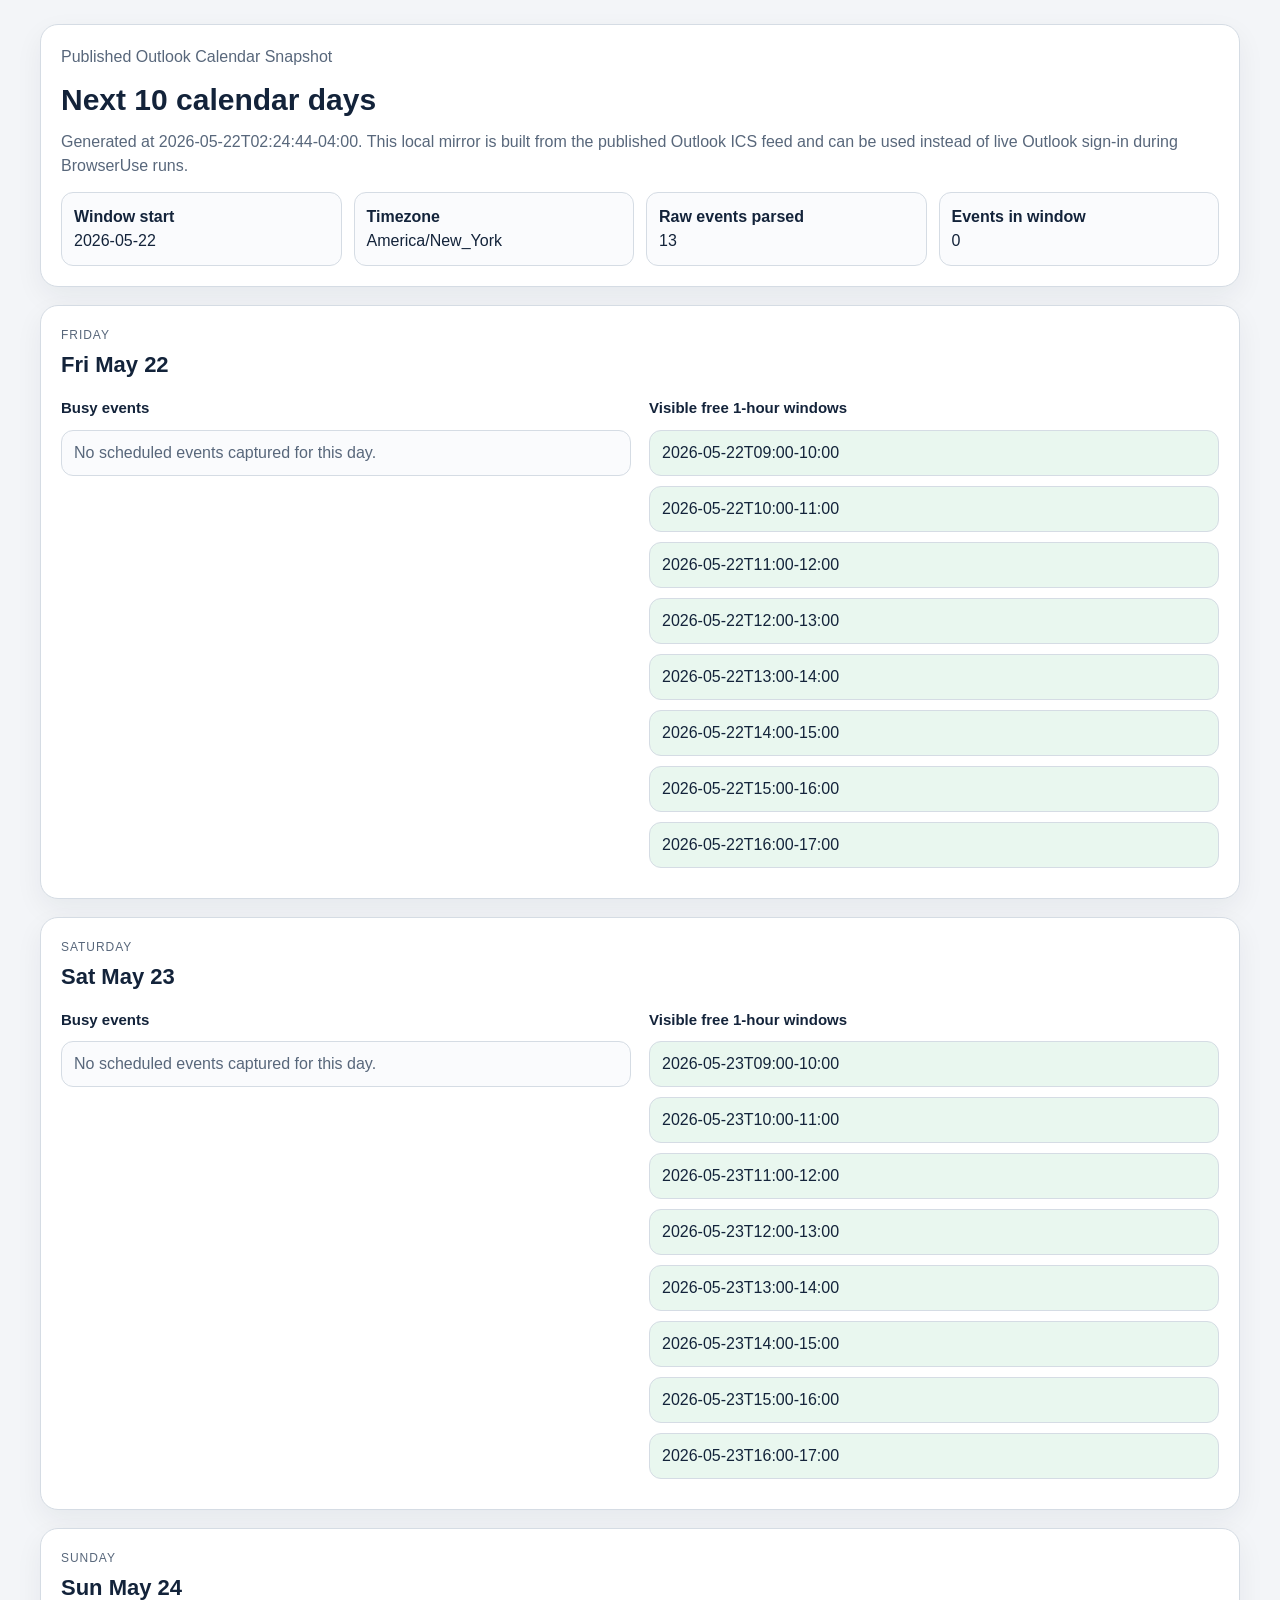
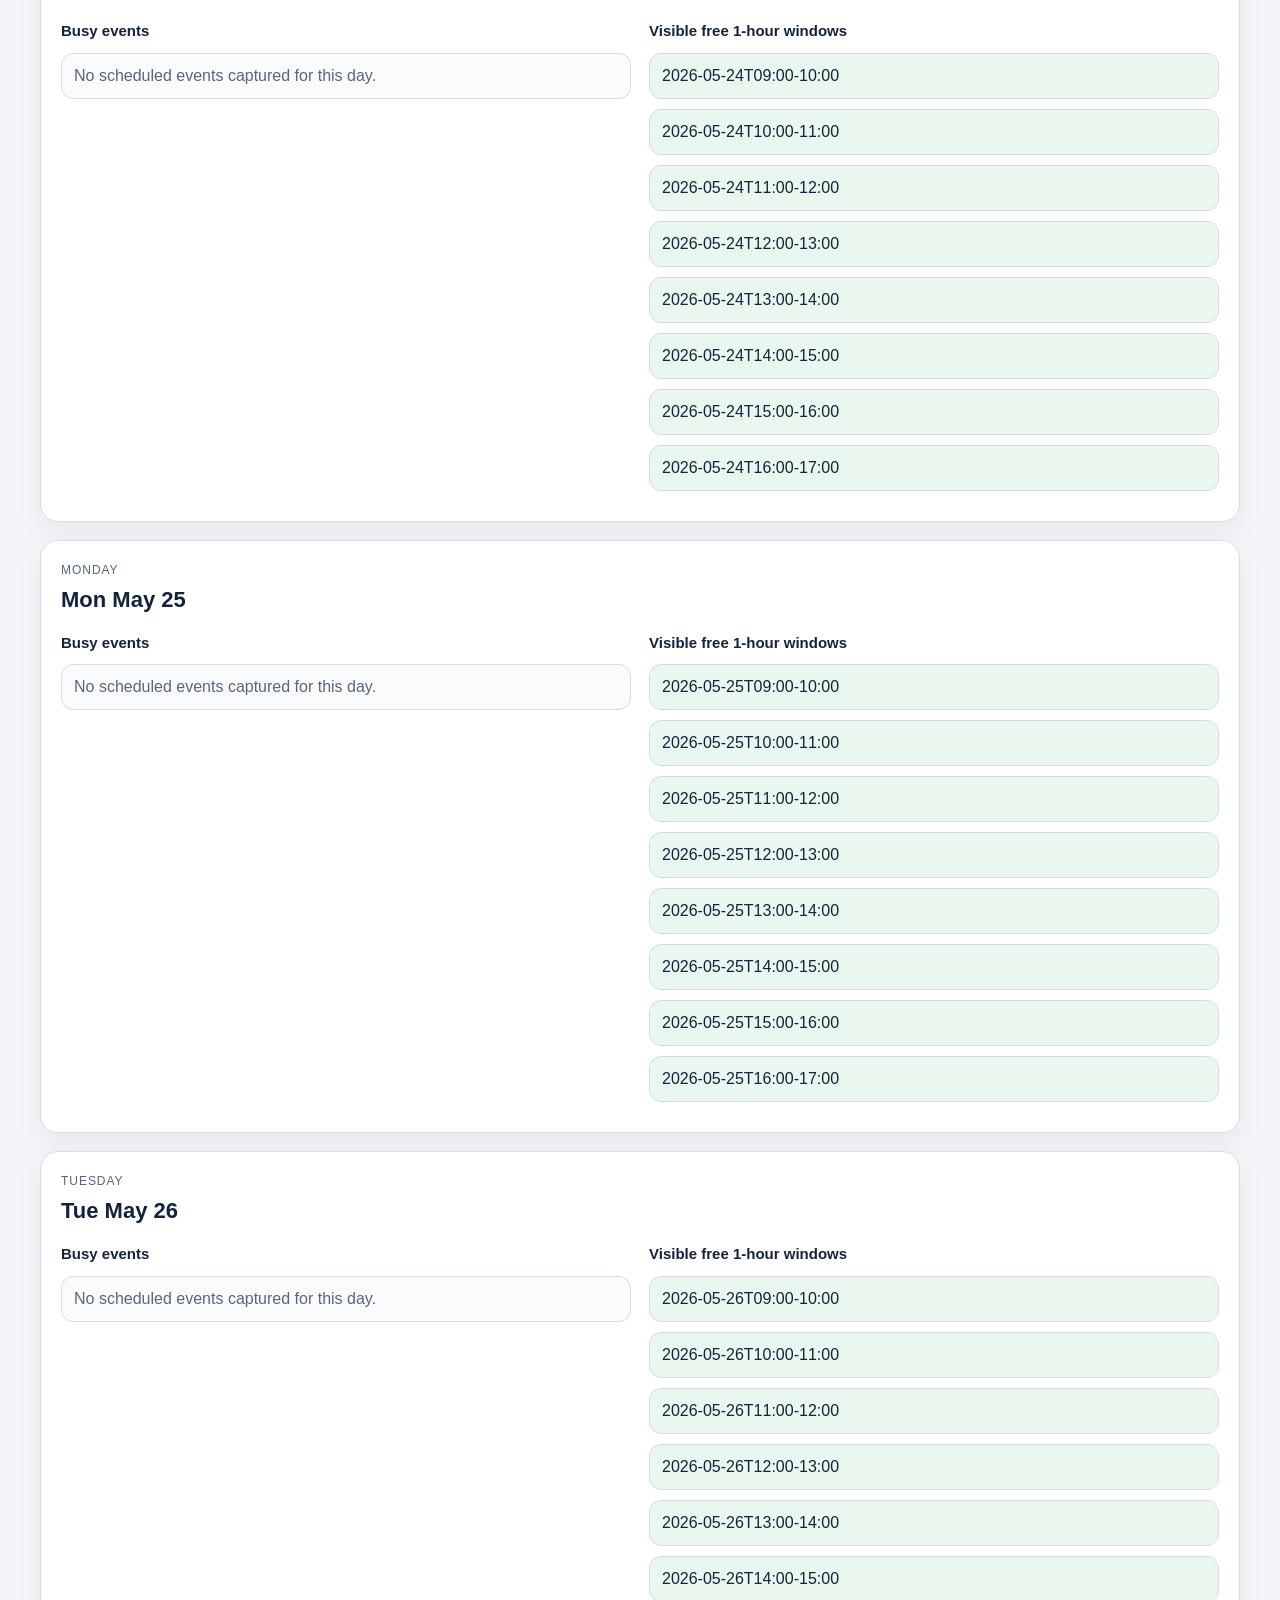
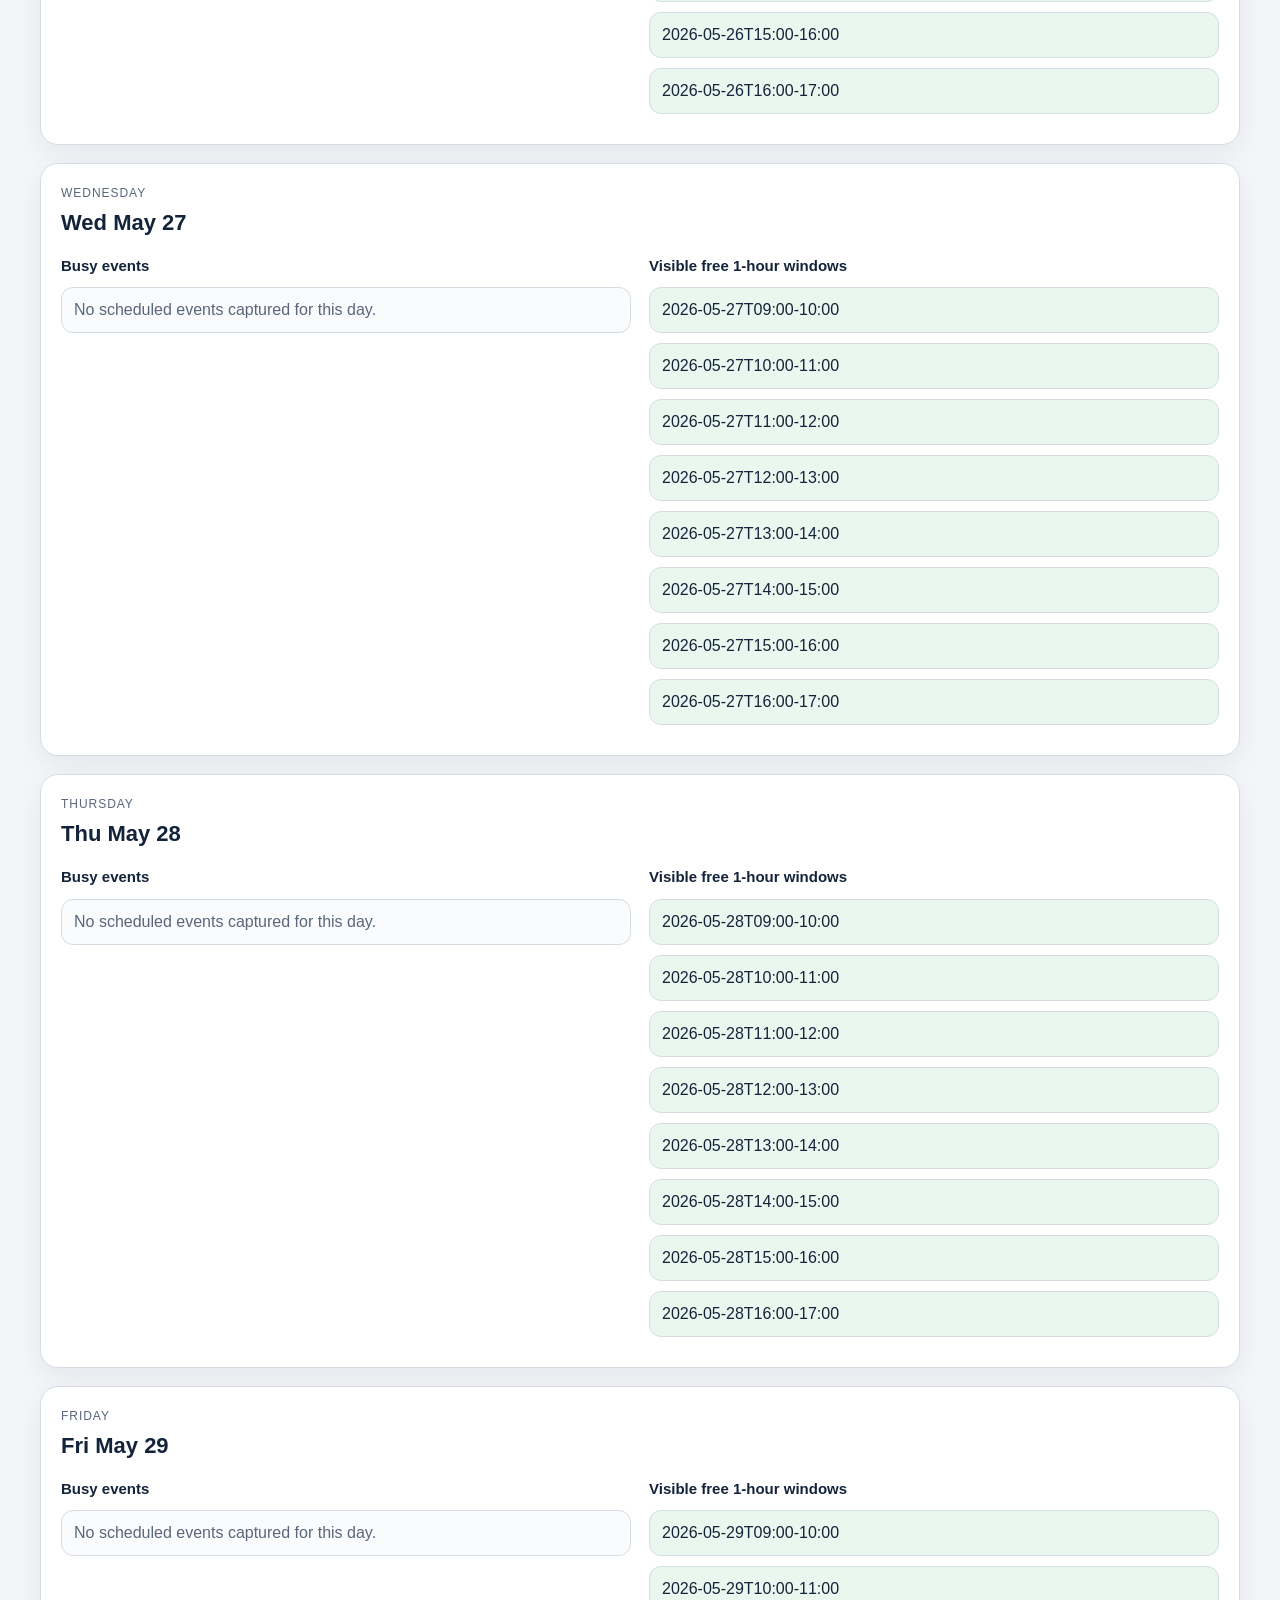
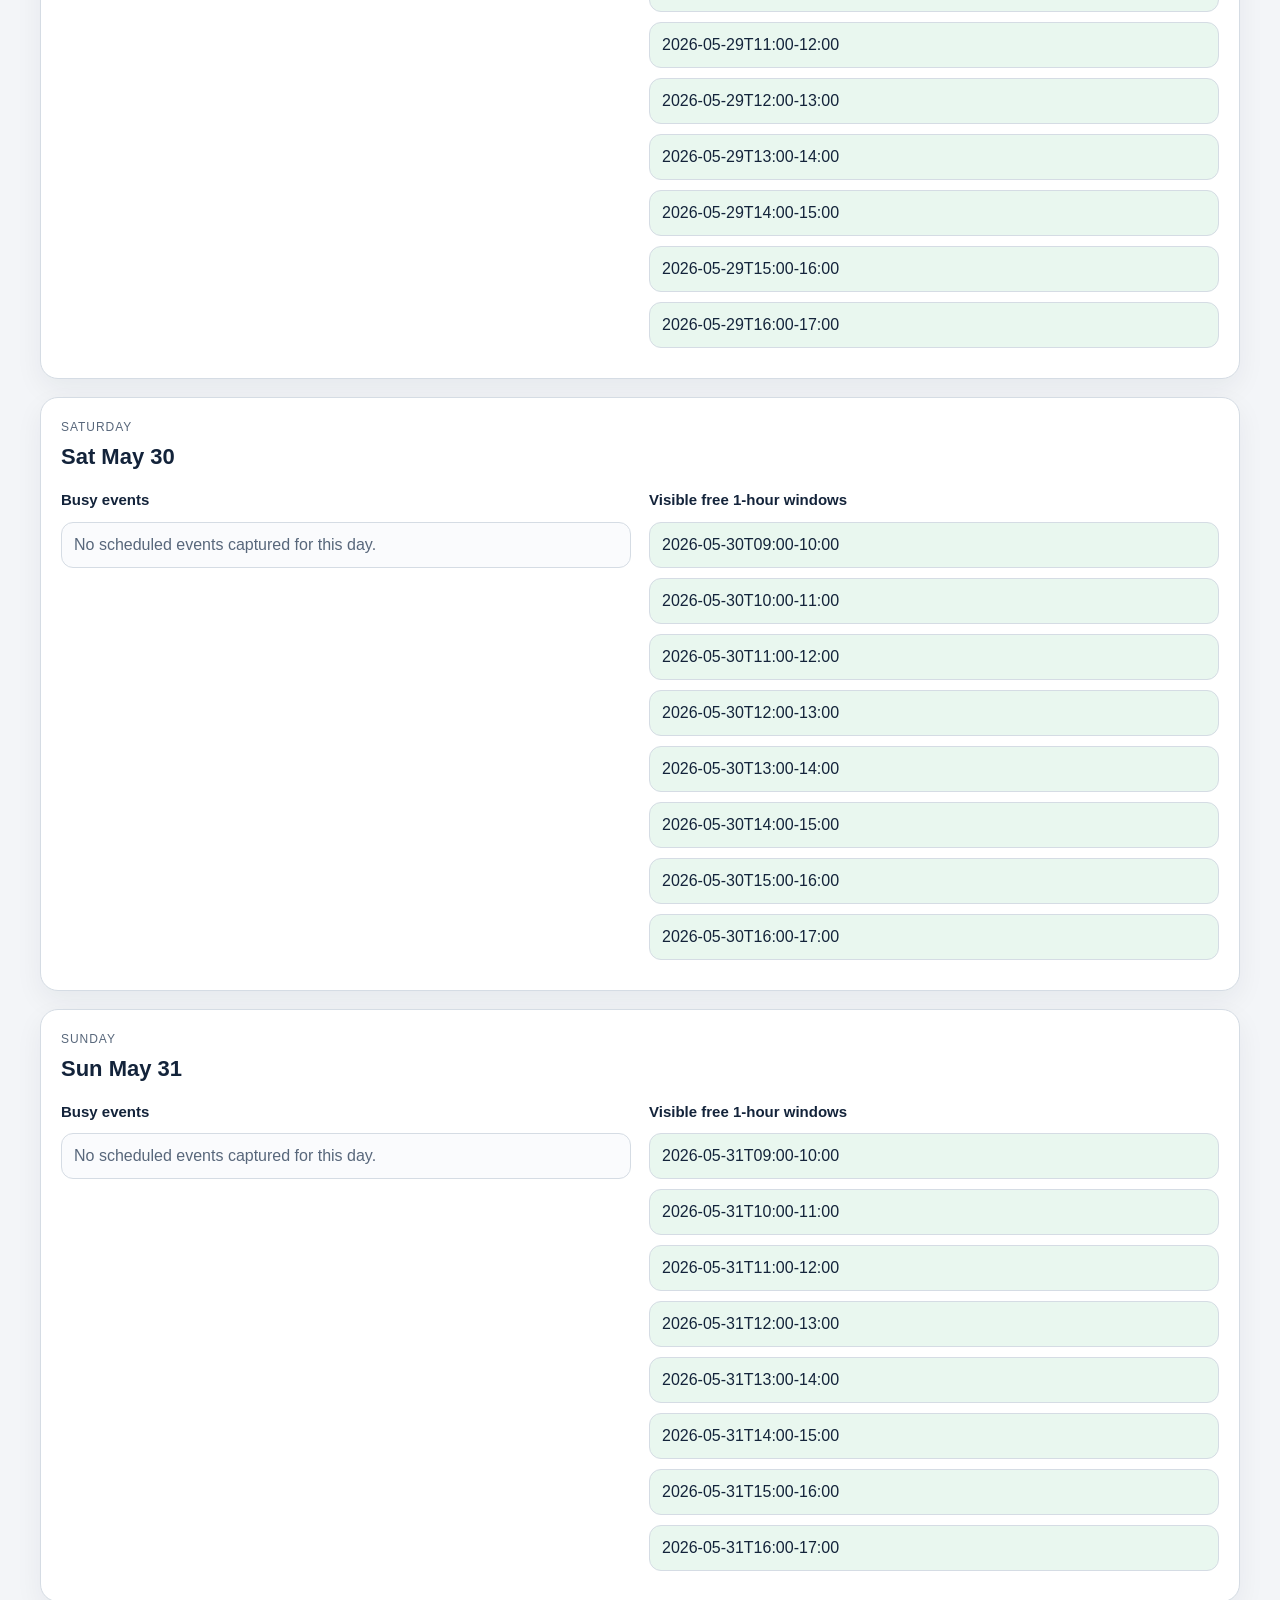
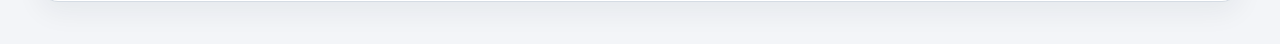
<file: examples/manual/scene1/calendar_snapshots/outlook_next10days.html>
<!doctype html>
    <html lang="en">
      <head>
        <meta charset="utf-8" />
        <meta name="viewport" content="width=device-width, initial-scale=1" />
        <title>Published Calendar Snapshot</title>
        <style>
          :root {
            color-scheme: light;
            --bg: #f3f5f8;
            --card: #ffffff;
            --ink: #13233a;
            --muted: #58677b;
            --line: #d5dce4;
            --accent: #0b6aa2;
            --free: #e9f7ef;
          }
          body {
            margin: 0;
            background: var(--bg);
            color: var(--ink);
            font: 16px/1.5 "Segoe UI", Arial, sans-serif;
          }
          .snapshot-shell {
            max-width: 1200px;
            margin: 0 auto;
            padding: 24px;
          }
          .snapshot-hero,
          .snapshot-nav,
          .snapshot-day {
            background: var(--card);
            border: 1px solid var(--line);
            border-radius: 18px;
            padding: 20px;
            margin-bottom: 18px;
            box-shadow: 0 10px 28px rgba(14, 31, 53, 0.06);
          }
          .snapshot-hero p {
            margin: 0 0 8px;
            color: var(--muted);
          }
          .snapshot-nav {
            display: flex;
            flex-wrap: wrap;
            gap: 10px;
          }
          .snapshot-nav a {
            display: inline-flex;
            align-items: center;
            border-radius: 999px;
            padding: 8px 12px;
            background: rgba(11, 106, 162, 0.1);
            border: 1px solid var(--line);
            color: var(--accent);
            text-decoration: none;
          }
          .snapshot-hero h1 {
            margin: 0 0 8px;
            font-size: 30px;
          }
          .snapshot-grid {
            display: grid;
            grid-template-columns: repeat(auto-fit, minmax(180px, 1fr));
            gap: 12px;
            margin-top: 14px;
          }
          .snapshot-grid div {
            border: 1px solid var(--line);
            border-radius: 12px;
            padding: 12px;
            background: #fafbfd;
          }
          .snapshot-day header p {
            margin: 0;
            color: var(--muted);
            text-transform: uppercase;
            letter-spacing: 0.08em;
            font-size: 12px;
          }
          .snapshot-day header h2 {
            margin: 4px 0 0;
            font-size: 22px;
          }
          .snapshot-columns {
            display: grid;
            grid-template-columns: 1fr 1fr;
            gap: 18px;
            margin-top: 16px;
          }
          .snapshot-columns h3 {
            margin: 0 0 10px;
            font-size: 15px;
          }
          .snapshot-columns ul {
            list-style: none;
            padding: 0;
            margin: 0;
          }
          .snapshot-event,
          .snapshot-columns li {
            border: 1px solid var(--line);
            border-radius: 12px;
            padding: 10px 12px;
            margin-bottom: 10px;
            background: #fafbfd;
          }
          .snapshot-event strong {
            display: block;
            margin-bottom: 4px;
          }
          .snapshot-event span {
            display: block;
            color: var(--muted);
            font-size: 14px;
          }
          .snapshot-columns div:last-child li {
            background: var(--free);
          }
          .snapshot-empty {
            color: var(--muted);
          }
          @media (max-width: 860px) {
            .snapshot-columns {
              grid-template-columns: 1fr;
            }
          }
        </style>
      </head>
      <body>
        <main class="snapshot-shell">
          <section class="snapshot-hero">
            <p>Published Outlook Calendar Snapshot</p>
            <h1>Next 10 calendar days</h1>
            <p>
              Generated at 2026-05-22T02:24:44-04:00. This local mirror is built from the published Outlook ICS feed and can be used
              instead of live Outlook sign-in during BrowserUse runs.
            </p>
            <div class="snapshot-grid">
              <div><strong>Window start</strong><br />2026-05-22</div>
              <div><strong>Timezone</strong><br />America/New_York</div>
              <div><strong>Raw events parsed</strong><br />13</div>
              <div><strong>Events in window</strong><br />0</div>
            </div>
          </section>
          
            <section class="snapshot-day">
              <header>
                <p>Friday</p>
                <h2>Fri May 22</h2>
              </header>
              <div class="snapshot-columns">
                <div>
                  <h3>Busy events</h3>
                  <ul><li class="snapshot-empty">No scheduled events captured for this day.</li></ul>
                </div>
                <div>
                  <h3>Visible free 1-hour windows</h3>
                  <ul><li>2026-05-22T09:00-10:00</li><li>2026-05-22T10:00-11:00</li><li>2026-05-22T11:00-12:00</li><li>2026-05-22T12:00-13:00</li><li>2026-05-22T13:00-14:00</li><li>2026-05-22T14:00-15:00</li><li>2026-05-22T15:00-16:00</li><li>2026-05-22T16:00-17:00</li></ul>
                </div>
              </div>
            </section>
            
            <section class="snapshot-day">
              <header>
                <p>Saturday</p>
                <h2>Sat May 23</h2>
              </header>
              <div class="snapshot-columns">
                <div>
                  <h3>Busy events</h3>
                  <ul><li class="snapshot-empty">No scheduled events captured for this day.</li></ul>
                </div>
                <div>
                  <h3>Visible free 1-hour windows</h3>
                  <ul><li>2026-05-23T09:00-10:00</li><li>2026-05-23T10:00-11:00</li><li>2026-05-23T11:00-12:00</li><li>2026-05-23T12:00-13:00</li><li>2026-05-23T13:00-14:00</li><li>2026-05-23T14:00-15:00</li><li>2026-05-23T15:00-16:00</li><li>2026-05-23T16:00-17:00</li></ul>
                </div>
              </div>
            </section>
            
            <section class="snapshot-day">
              <header>
                <p>Sunday</p>
                <h2>Sun May 24</h2>
              </header>
              <div class="snapshot-columns">
                <div>
                  <h3>Busy events</h3>
                  <ul><li class="snapshot-empty">No scheduled events captured for this day.</li></ul>
                </div>
                <div>
                  <h3>Visible free 1-hour windows</h3>
                  <ul><li>2026-05-24T09:00-10:00</li><li>2026-05-24T10:00-11:00</li><li>2026-05-24T11:00-12:00</li><li>2026-05-24T12:00-13:00</li><li>2026-05-24T13:00-14:00</li><li>2026-05-24T14:00-15:00</li><li>2026-05-24T15:00-16:00</li><li>2026-05-24T16:00-17:00</li></ul>
                </div>
              </div>
            </section>
            
            <section class="snapshot-day">
              <header>
                <p>Monday</p>
                <h2>Mon May 25</h2>
              </header>
              <div class="snapshot-columns">
                <div>
                  <h3>Busy events</h3>
                  <ul><li class="snapshot-empty">No scheduled events captured for this day.</li></ul>
                </div>
                <div>
                  <h3>Visible free 1-hour windows</h3>
                  <ul><li>2026-05-25T09:00-10:00</li><li>2026-05-25T10:00-11:00</li><li>2026-05-25T11:00-12:00</li><li>2026-05-25T12:00-13:00</li><li>2026-05-25T13:00-14:00</li><li>2026-05-25T14:00-15:00</li><li>2026-05-25T15:00-16:00</li><li>2026-05-25T16:00-17:00</li></ul>
                </div>
              </div>
            </section>
            
            <section class="snapshot-day">
              <header>
                <p>Tuesday</p>
                <h2>Tue May 26</h2>
              </header>
              <div class="snapshot-columns">
                <div>
                  <h3>Busy events</h3>
                  <ul><li class="snapshot-empty">No scheduled events captured for this day.</li></ul>
                </div>
                <div>
                  <h3>Visible free 1-hour windows</h3>
                  <ul><li>2026-05-26T09:00-10:00</li><li>2026-05-26T10:00-11:00</li><li>2026-05-26T11:00-12:00</li><li>2026-05-26T12:00-13:00</li><li>2026-05-26T13:00-14:00</li><li>2026-05-26T14:00-15:00</li><li>2026-05-26T15:00-16:00</li><li>2026-05-26T16:00-17:00</li></ul>
                </div>
              </div>
            </section>
            
            <section class="snapshot-day">
              <header>
                <p>Wednesday</p>
                <h2>Wed May 27</h2>
              </header>
              <div class="snapshot-columns">
                <div>
                  <h3>Busy events</h3>
                  <ul><li class="snapshot-empty">No scheduled events captured for this day.</li></ul>
                </div>
                <div>
                  <h3>Visible free 1-hour windows</h3>
                  <ul><li>2026-05-27T09:00-10:00</li><li>2026-05-27T10:00-11:00</li><li>2026-05-27T11:00-12:00</li><li>2026-05-27T12:00-13:00</li><li>2026-05-27T13:00-14:00</li><li>2026-05-27T14:00-15:00</li><li>2026-05-27T15:00-16:00</li><li>2026-05-27T16:00-17:00</li></ul>
                </div>
              </div>
            </section>
            
            <section class="snapshot-day">
              <header>
                <p>Thursday</p>
                <h2>Thu May 28</h2>
              </header>
              <div class="snapshot-columns">
                <div>
                  <h3>Busy events</h3>
                  <ul><li class="snapshot-empty">No scheduled events captured for this day.</li></ul>
                </div>
                <div>
                  <h3>Visible free 1-hour windows</h3>
                  <ul><li>2026-05-28T09:00-10:00</li><li>2026-05-28T10:00-11:00</li><li>2026-05-28T11:00-12:00</li><li>2026-05-28T12:00-13:00</li><li>2026-05-28T13:00-14:00</li><li>2026-05-28T14:00-15:00</li><li>2026-05-28T15:00-16:00</li><li>2026-05-28T16:00-17:00</li></ul>
                </div>
              </div>
            </section>
            
            <section class="snapshot-day">
              <header>
                <p>Friday</p>
                <h2>Fri May 29</h2>
              </header>
              <div class="snapshot-columns">
                <div>
                  <h3>Busy events</h3>
                  <ul><li class="snapshot-empty">No scheduled events captured for this day.</li></ul>
                </div>
                <div>
                  <h3>Visible free 1-hour windows</h3>
                  <ul><li>2026-05-29T09:00-10:00</li><li>2026-05-29T10:00-11:00</li><li>2026-05-29T11:00-12:00</li><li>2026-05-29T12:00-13:00</li><li>2026-05-29T13:00-14:00</li><li>2026-05-29T14:00-15:00</li><li>2026-05-29T15:00-16:00</li><li>2026-05-29T16:00-17:00</li></ul>
                </div>
              </div>
            </section>
            
            <section class="snapshot-day">
              <header>
                <p>Saturday</p>
                <h2>Sat May 30</h2>
              </header>
              <div class="snapshot-columns">
                <div>
                  <h3>Busy events</h3>
                  <ul><li class="snapshot-empty">No scheduled events captured for this day.</li></ul>
                </div>
                <div>
                  <h3>Visible free 1-hour windows</h3>
                  <ul><li>2026-05-30T09:00-10:00</li><li>2026-05-30T10:00-11:00</li><li>2026-05-30T11:00-12:00</li><li>2026-05-30T12:00-13:00</li><li>2026-05-30T13:00-14:00</li><li>2026-05-30T14:00-15:00</li><li>2026-05-30T15:00-16:00</li><li>2026-05-30T16:00-17:00</li></ul>
                </div>
              </div>
            </section>
            
            <section class="snapshot-day">
              <header>
                <p>Sunday</p>
                <h2>Sun May 31</h2>
              </header>
              <div class="snapshot-columns">
                <div>
                  <h3>Busy events</h3>
                  <ul><li class="snapshot-empty">No scheduled events captured for this day.</li></ul>
                </div>
                <div>
                  <h3>Visible free 1-hour windows</h3>
                  <ul><li>2026-05-31T09:00-10:00</li><li>2026-05-31T10:00-11:00</li><li>2026-05-31T11:00-12:00</li><li>2026-05-31T12:00-13:00</li><li>2026-05-31T13:00-14:00</li><li>2026-05-31T14:00-15:00</li><li>2026-05-31T15:00-16:00</li><li>2026-05-31T16:00-17:00</li></ul>
                </div>
              </div>
            </section>
            
        </main>
      </body>
    </html>
</file>
